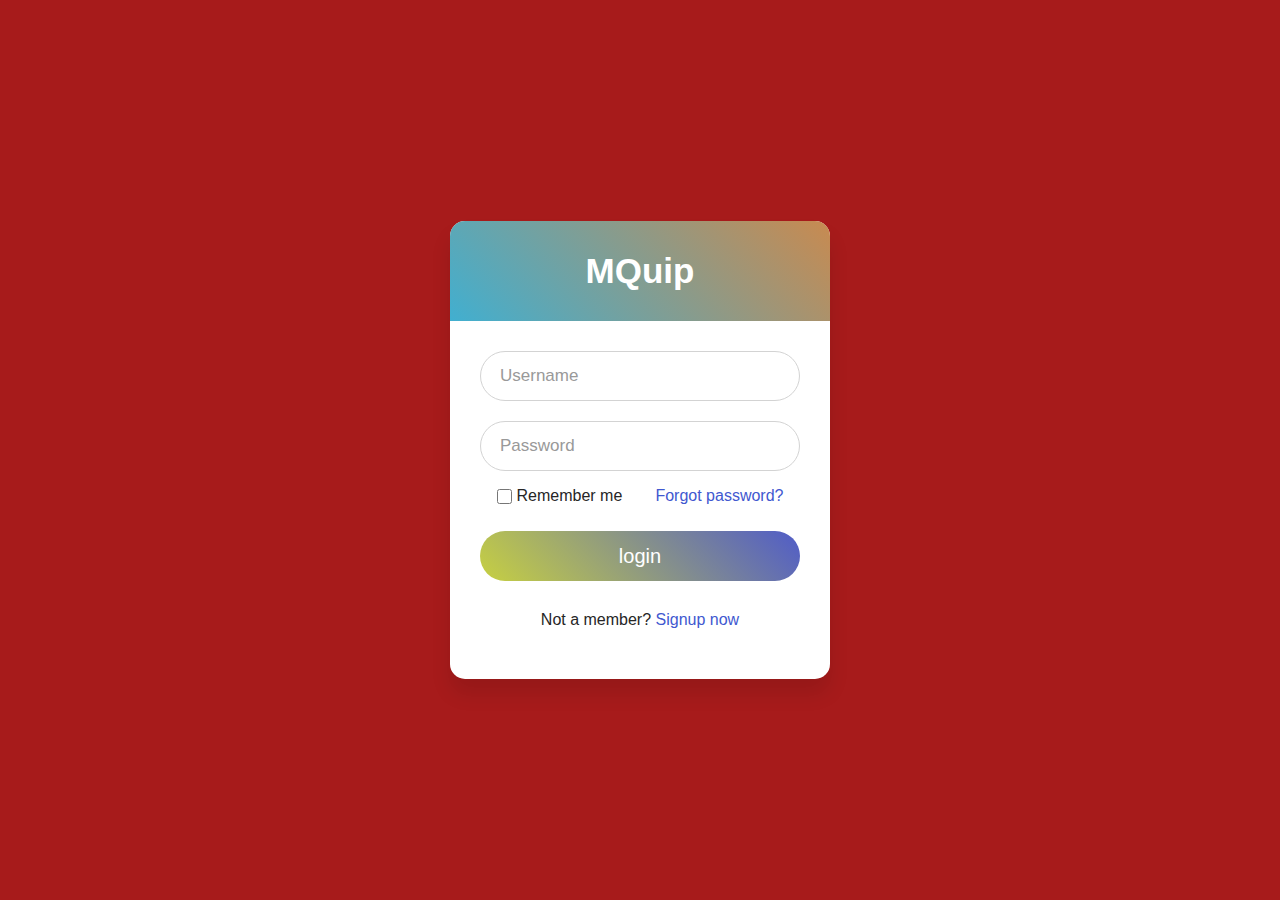
<file: index.html>
<!DOCTYPE html>

<html lang="en" dir="ltr">
  <head>
    <meta charset="utf-8">
   
    <link rel="stylesheet" href="style.css">
    <title>MQuip</title>
    <script src="username.js"></script>
  </head>
  <body>
    <div class="wrapper">
      <div class="title">MQuip</div>
      <form action="#">
        <div class="field">
          <input type="text" required id="user">
          <label>Username</label>
        </div>
        <div class="field">
          <input type="text" required id="pass">
          <label>Password</label>
        </div>
        <div class="content">
          <div class="checkbox">
            <input type="checkbox" id="remember-me">
            <label for="remember-me">Remember me</label>
          </div>
          <div class="pass-link"><a href="#">Forgot password?</a></div>
        </div>

        <div class="field">
          <input type="submit" class="btn btn-outline-success btn-lg shadow" value="login" onClick="validate()"></input>
        </div>
        <div class="signup-link">Not a member? <a href="#">Signup now</a></div>
      </form>
    </div>
  </body>
</html>
</file>
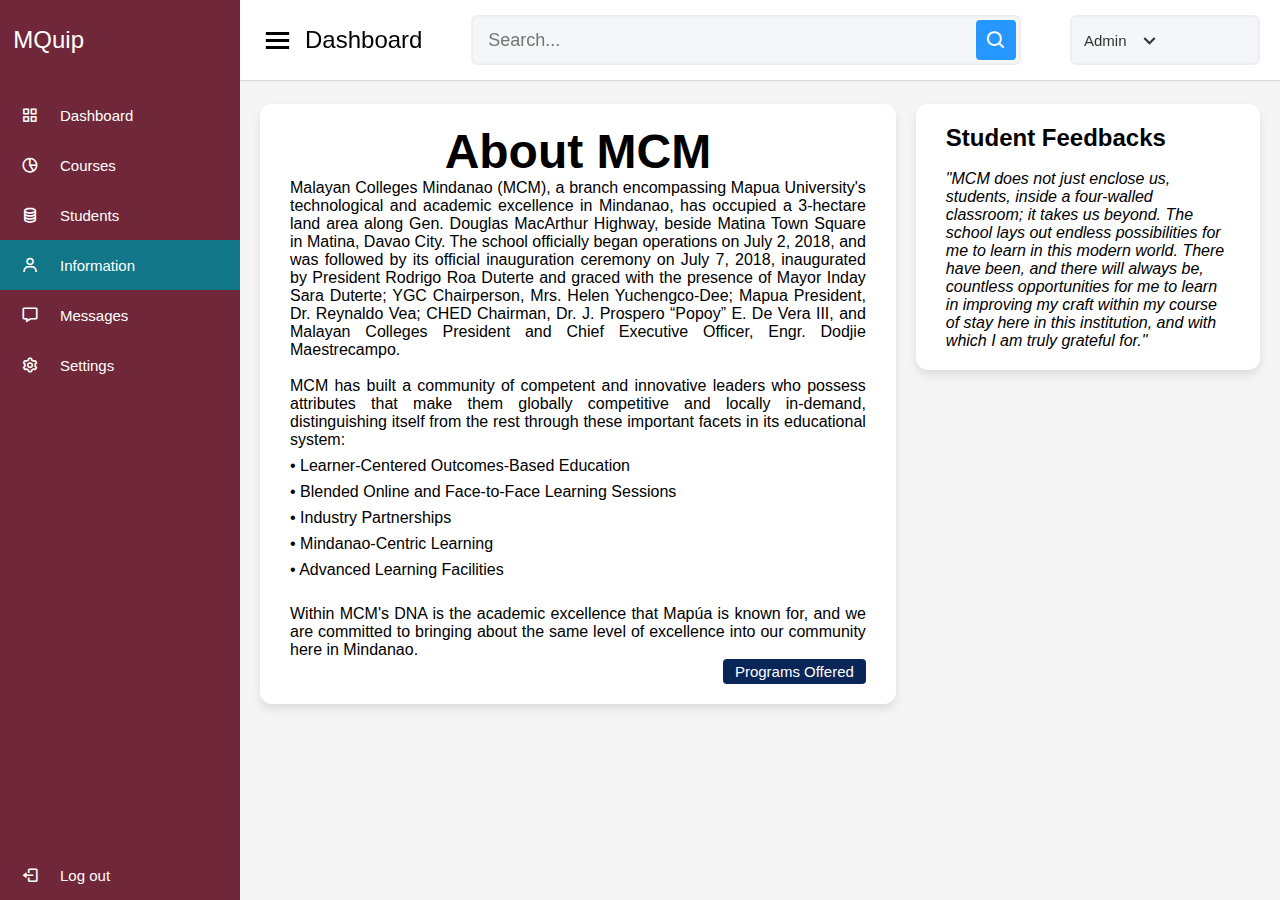
<file: Information.html>
<!DOCTYPE html>

<html lang="en" dir="ltr">
  <head>
    <meta charset="UTF-8">
    <link rel="stylesheet" href="otherstyle.css">
    
    <link href='https://unpkg.com/boxicons@2.0.7/css/boxicons.min.css' rel='stylesheet'>
     <meta name="viewport" content="width=device-width, initial-scale=1.0">
     <title>MQuip</title>
   </head>
<body>
  <div class="sidebar">
    <div class="logo-details">
      <span class="logo_name">&nbsp;&nbsp;MQuip</span>
    </div>
      <ul class="nav-links">
        <li>
          <a href="#">
            <i class='bx bx-grid-alt' ></i>
            <span class="links_name">Dashboard</span>
          </a>
        </li>
        <li>
          <a href="#">
            <i class='bx bx-pie-chart-alt-2' ></i>
            <span class="links_name">Courses</span>
          </a>
        </li>
        <li>
          <a href="#">
            <i class='bx bx-coin-stack' ></i>
            <span class="links_name">Students</span>
          </a>
        </li>
        <li>
          <a href="information.html" class="active">
            <i class='bx bx-user' ></i>
            <span class="links_name">Information</span>
          </a>
        </li>
        <li>
          <a href="#">
            <i class='bx bx-message' ></i>
            <span class="links_name">Messages</span>
          </a>
        </li>
        <li>
          <a href="#">
            <i class='bx bx-cog' ></i>
            <span class="links_name">Settings</span>
          </a>
        </li>
        <li class="log_out">
          <a href="main.html">
            <i class='bx bx-log-out'></i>
            <span class="links_name">Log out</span>
          </a>
        </li>
      </ul>
  </div>
  <section class="home-section">
    <nav>
      <div class="sidebar-button">
        <i class='bx bx-menu sidebarBtn'></i>
        <span class="dashboard">Dashboard</span>
      </div>
      <div class="search-box">
        <input type="text" placeholder="Search...">
        <i class='bx bx-search' ></i>
      </div>
      <div class="profile-details">
        <span class="admin_name">Admin</span>
        <i class='bx bx-chevron-down' ></i>
      </div>
    </nav>

    <div class="home-content">
      <div class="sales-boxes">
        <div class="recent-sales box">
          <div class="title"><h1>About MCM</h1></div>
          <div class="sales-details">
            <ul class="details">
                <p>Malayan Colleges Mindanao (MCM), a branch encompassing Mapua University's 
                technological and academic excellence in Mindanao, has occupied a 3-hectare 
                land area along Gen. Douglas MacArthur Highway, beside Matina Town Square in Matina, Davao City. 
                The school officially began operations on July 2, 2018, and was followed by its official inauguration
                ceremony on July 7, 2018, inaugurated by President Rodrigo Roa Duterte and graced with the presence 
                of Mayor Inday Sara Duterte; YGC Chairperson, Mrs. Helen Yuchengco-Dee; Mapua President, Dr. Reynaldo Vea;
                CHED Chairman, Dr. J. Prospero “Popoy” E. De Vera III, and Malayan Colleges President and Chief Executive
                Officer, Engr. Dodjie Maestrecampo.</p><br>
                <p>MCM has built a community of competent and innovative leaders who possess attributes that make 
                them globally competitive and locally in-demand, distinguishing itself from the rest through 
                these important facets in its educational system:</p>
                <ul>
                    <li>&bull; Learner-Centered Outcomes-Based Education</li>
                    <li>&bull; Blended Online and Face-to-Face Learning Sessions</li>
                    <li>&bull; Industry Partnerships</li>
                    <li>&bull; Mindanao-Centric Learning</li>
                    <li>&bull; Advanced Learning Facilities</li>
                </ul><br>
                <p>Within MCM's DNA is the academic excellence that Mapúa is known for, 
                and we are committed to bringing about the same level of excellence into our community here in Mindanao.</p>
          </ul>
          </div>
          <div class="button">
            <a href="programs.html">Programs Offered</a>
          </div>
        </div>
        <div class="top-saless box">
            <div class="title"><b>Student Feedbacks</b></div>
            <ul class="top-sales-details"><br>
                <p><i>"MCM does not just enclose us, students, inside a four-walled classroom; 
                    it takes us beyond. The school lays out endless possibilities for me to 
                    learn in this modern world. There have been, and there will always be, 
                    countless opportunities for me to learn in improving my craft within my course 
                    of stay here in this institution, and with which I am truly grateful for." </i></p>
            </ul>
          </div>
      </div>
    </div>
  </section>

  <script>
   let sidebar = document.querySelector(".sidebar");
  let sidebarBtn = document.querySelector(".sidebarBtn");
  sidebarBtn.onclick = function() {
  sidebar.classList.toggle("active");
  if(sidebar.classList.contains("active")){
  sidebarBtn.classList.replace("bx-menu" ,"bx-menu-alt-right");
  }else
  sidebarBtn.classList.replace("bx-menu-alt-right", "bx-menu");
  }
 </script>

</body>
</html>
</file>
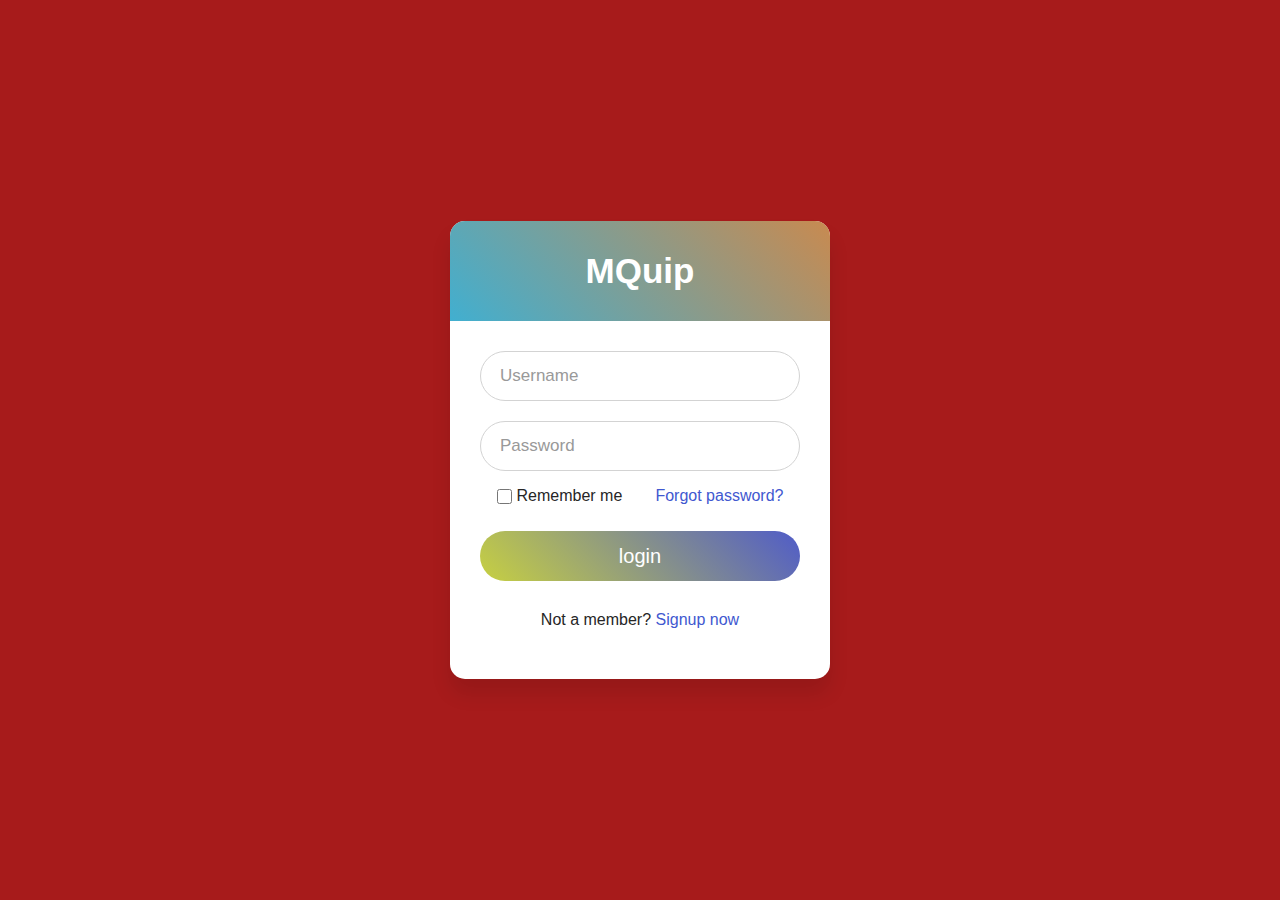
<file: main.html>
<!DOCTYPE html>

<html lang="en" dir="ltr">
  <head>
    <meta charset="utf-8">
   
    <link rel="stylesheet" href="style.css">
    <title>MQuip</title>
    <script src="username.js"></script>
  </head>
  <body>
    <div class="wrapper">
      <div class="title">MQuip</div>
      <form action="#">
        <div class="field">
          <input type="text" required id="user">
          <label>Username</label>
        </div>
        <div class="field">
          <input type="text" required id="pass">
          <label>Password</label>
        </div>
        <div class="content">
          <div class="checkbox">
            <input type="checkbox" id="remember-me">
            <label for="remember-me">Remember me</label>
          </div>
          <div class="pass-link"><a href="#">Forgot password?</a></div>
        </div>

        <div class="field">
          <input type="submit" class="btn btn-outline-success btn-lg shadow" value="login" onClick="validate()"></input>
        </div>
        <div class="signup-link">Not a member? <a href="#">Signup now</a></div>
      </form>
    </div>
  </body>
</html>
</file>
<file: style.css>
/* @import url('https://fonts.googleapis.com/css2?family=Poppins:wght@200;300;400;500;600;700&display=swap');*/
*{
  margin: 0;
  padding: 0;
  box-sizing: border-box;
  font-family: 'Poppins', sans-serif;
}
html,body{
  display: grid;
  height: 100%;
  width: 100%;
  place-items: center;
  background: #a71b1b;
  /* background: linear-gradient(-135deg, #c850c0, #4158d0); */
}
::selection{
  background: #cbdb37;
  color: #fff;
}
.wrapper{
  width: 380px;
  background: #fff;
  border-radius: 15px;
  box-shadow: 0px 15px 20px rgba(0,0,0,0.1);
}
.wrapper .title{
  font-size: 35px;
  font-weight: 600;
  text-align: center;
  line-height: 100px;
  color: #fff;
  user-select: none;
  border-radius: 15px 15px 0 0;
  background: linear-gradient(-135deg, #c88a50, #41afd0);
}
.wrapper form{
  padding: 10px 30px 50px 30px;
}
.wrapper form .field{
  height: 50px;
  width: 100%;
  margin-top: 20px;
  position: relative;
}
.wrapper form .field input{
  height: 100%;
  width: 100%;
  outline: none;
  font-size: 17px;
  padding-left: 20px;
  border: 1px solid lightgrey;
  border-radius: 25px;
  transition: all 0.3s ease;
}
.wrapper form .field input:focus,
form .field input:valid{
  border-color: #4158d0;
}
.wrapper form .field label{
  position: absolute;
  top: 50%;
  left: 20px;
  color: #999999;
  font-weight: 400;
  font-size: 17px;
  pointer-events: none;
  transform: translateY(-50%);
  transition: all 0.3s ease;
}
form .field input:focus ~ label,
form .field input:valid ~ label{
  top: 0%;
  font-size: 16px;
  color: #4158d0;
  background: #fff;
  transform: translateY(-50%);
}
form .content{
  display: flex;
  width: 100%;
  height: 50px;
  font-size: 16px;
  align-items: center;
  justify-content: space-around;
}
form .content .checkbox{
  display: flex;
  align-items: center;
  justify-content: center;
}
form .content input{
  width: 15px;
  height: 15px;
  background: red;
}
form .content label{
  color: #262626;
  user-select: none;
  padding-left: 5px;
}
form .content .pass-link{
  color: "";
}
form .field input[type="submit"]{
  color: #fff;
  border: none;
  padding-left: 0;
  margin-top: -10px;
  font-size: 20px;
  font-weight: 500;
  cursor: pointer;
  background: linear-gradient(-135deg, #505cc8, #c7d041);
  transition: all 0.3s ease;
}
form .field input[type="submit"]:active{
  transform: scale(0.95);
}
form .signup-link{
  color: #262626;
  margin-top: 20px;
  text-align: center;
}
form .pass-link a,
form .signup-link a{
  color: #4158d0;
  text-decoration: none;
}
form .pass-link a:hover,
form .signup-link a:hover{
  text-decoration: underline;
}
</file>
<file: otherstyle.css>
/* Googlefont Poppins CDN Link 
@import url('https://fonts.googleapis.com/css2?family=Poppins:wght@200;300;400;500;600;700&display=swap'); */
*{
  margin: 0;
  padding: 0;
  box-sizing: border-box;
  font-family: 'Poppins', sans-serif;
}
.sidebar{
  position: fixed;
  height: 100%;
  width: 240px;
  background: #702739;
  transition: all 0.5s ease;
}
.sidebar.active{
  width: 60px;
}
.sidebar .logo-details{
  height: 80px;
  display: flex;
  align-items: center;
}
.sidebar .logo-details i{
  font-size: 28px;
  font-weight: 500;
  color: #fff;
  min-width: 60px;
  text-align: center
}
.sidebar .logo-details .logo_name{
  color: #fff;
  font-size: 24px;
  font-weight: 500;
}
.sidebar .nav-links{
  margin-top: 10px;
}
.sidebar .nav-links li{
  position: relative;
  list-style: none;
  height: 50px;
}
.sidebar .nav-links li a{
  height: 100%;
  width: 100%;
  display: flex;
  align-items: center;
  text-decoration: none;
  transition: all 0.4s ease;
}
.sidebar .nav-links li a.active{
  background: #107688;
}
.sidebar .nav-links li a:hover{
  background: #83540fad;
}
.sidebar .nav-links li i{
  min-width: 60px;
  text-align: center;
  font-size: 18px;
  color: #fff;
}
.sidebar .nav-links li a .links_name{
  color: #fff;
  font-size: 15px;
  font-weight: 400;
  white-space: nowrap;
}
.sidebar .nav-links .log_out{
  position: absolute;
  bottom: 0;
  width: 100%;
}
.home-section{
  position: relative;
  background: #f5f5f5;
  min-height: 100vh;
  width: calc(100% - 240px);
  left: 240px;
  transition: all 0.5s ease;
}
.sidebar.active ~ .home-section{
  width: calc(100% - 60px);
  left: 60px;
}
.home-section nav{
  display: flex;
  justify-content: space-between;
  height: 80px;
  background: #fff;
  display: flex;
  align-items: center;
  position: fixed;
  width: calc(100% - 240px);
  left: 240px;
  z-index: 100;
  padding: 0 20px;
  box-shadow: 0 1px 1px rgba(0, 0, 0, 0.1);
  transition: all 0.5s ease;
}
.sidebar.active ~ .home-section nav{
  left: 60px;
  width: calc(100% - 60px);
}
.home-section nav .sidebar-button{
  display: flex;
  align-items: center;
  font-size: 24px;
  font-weight: 500;
}
nav .sidebar-button i{
  font-size: 35px;
  margin-right: 10px;
}
.home-section nav .search-box{
  position: relative;
  height: 50px;
  max-width: 550px;
  width: 100%;
  margin: 0 20px;
}
nav .search-box input{
  height: 100%;
  width: 100%;
  outline: none;
  background: #F5F6FA;
  border: 2px solid #EFEEF1;
  border-radius: 6px;
  font-size: 18px;
  padding: 0 15px;
}
nav .search-box .bx-search{
  position: absolute;
  height: 40px;
  width: 40px;
  background: #2697FF;
  right: 5px;
  top: 50%;
  transform: translateY(-50%);
  border-radius: 4px;
  line-height: 40px;
  text-align: center;
  color: #fff;
  font-size: 22px;
  transition: all 0.4 ease;
}
.home-section nav .profile-details{
  display: flex;
  align-items: center;
  background: #F5F6FA;
  border: 2px solid #EFEEF1;
  border-radius: 6px;
  height: 50px;
  min-width: 190px;
  padding: 0 15px 0 2px;
}
nav .profile-details img{
  height: 40px;
  width: 40px;
  border-radius: 6px;
  object-fit: cover;
}
nav .profile-details .admin_name{
  font-size: 15px;
  font-weight: 500;
  color: #333;
  margin: 0 10px;
  white-space: nowrap;
}
nav .profile-details i{
  font-size: 25px;
  color: #333;
}
.home-section .home-content{
  position: relative;
  padding-top: 104px;
}
.home-content .overview-boxes{
  display: flex;
  align-items: center;
  justify-content: space-between;
  flex-wrap: wrap;
  padding: 0 20px;
  margin-bottom: 26px;
}
.overview-boxes .box{
  display: flex;
  align-items: center;
  justify-content: center;
  width: calc(100% / 4 - 15px);
  background: #fff;
  padding: 15px 14px;
  border-radius: 12px;
  box-shadow: 0 5px 10px rgba(0,0,0,0.1);
}
.overview-boxes .box-topic{
  font-size: 20px;
  font-weight: 500;
}
.home-content .box .number{
  display: inline-block;
  font-size: 35px;
  margin-top: -6px;
  font-weight: 500;
}
.home-content .box .indicator{
  display: flex;
  align-items: center;
}
.home-content .box .indicator i{
  height: 20px;
  width: 20px;
  background: #8FDACB;
  line-height: 20px;
  text-align: center;
  border-radius: 50%;
  color: #fff;
  font-size: 20px;
  margin-right: 5px;
}
.box .indicator i.down{
  background: #e87d88;
}
.home-content .box .indicator .text{
  font-size: 12px;
}
.home-content .box .cart{
  display: inline-block;
  font-size: 32px;
  height: 50px;
  width: 50px;
  background: #cce5ff;
  line-height: 50px;
  text-align: center;
  color: #66b0ff;
  border-radius: 12px;
  margin: -15px 0 0 6px;
}
.home-content .box .cart.two{
   color: #2BD47D;
   background: #C0F2D8;
 }
.home-content .box .cart.three{
   color: #ffc233;
   background: #ffe8b3;
 }
.home-content .box .cart.four{
   color: #e05260;
   background: #f7d4d7;
 }
.home-content .total-order{
  font-size: 20px;
  font-weight: 500;
}
.home-content .sales-boxes{
  display: flex;
  justify-content: space-between;
  /* padding: 0 20px; */
}

/* left box */
.home-content .sales-boxes .recent-sales{
  width: 65%;
  background: #fff;
  padding: 20px 30px;
  margin: 0 20px;
  border-radius: 12px;
  box-shadow: 0 5px 10px rgba(0, 0, 0, 0.1);
}
.home-content .sales-boxes .sales-details{
  display: flex;
  align-items: center;
  justify-content: space-between;
}
.sales-boxes .box .title{
  font-size: 24px;
  font-weight: 500;
  /* margin-bottom: 10px; */
}
.sales-boxes .sales-details li.topic{
  font-size: 20px;
  font-weight: 500;
}
.sales-boxes .sales-details li{
  list-style: none;
  margin: 8px 0;
}
.sales-boxes .sales-details li a{
  font-size: 18px;
  color: #333;
  font-size: 400;
  text-decoration: none;
  text-align: center;
}
.sales-boxes .sales-details p {
    text-align: justify;
    text-justify:auto;
}
.sales-boxes .box .button{
  width: 100%;
  display: flex;
  justify-content: flex-end;
}
.sales-boxes .box .button a{
  color: #fff;
  background: #0A2558;
  padding: 4px 12px;
  font-size: 15px;
  font-weight: 400;
  border-radius: 4px;
  text-decoration: none;
  transition: all 0.3s ease;
}
.sales-boxes .box .button a:hover{
  background:  #0d3073;
}

/* Right box */
.home-content .sales-boxes .top-sales{
  width: 35%;
  background: #fff;
  padding: 20px 30px;
  margin: 0 20px 0 0;
  border-radius: 12px;
  box-shadow: 0 5px 10px rgba(0, 0, 0, 0.1);
}
.top-saless {
    height: 30%;
    width: 35%;
    background: #fff;
    padding: 20px 30px;
    margin: 0 20px 0 0;
    border-radius: 12px;
    box-shadow: 0 5px 10px rgba(0, 0, 0, 0.1);
}

h1 {
    text-align: center;
}
.sales-boxes .top-sales li{
  display: flex;
  align-items: center;
  justify-content: space-between;
  margin: 10px 0;
}
.sales-boxes .top-sales li a img{
  height: 40px;
  width: 40px;
  object-fit: cover;
  border-radius: 12px;
  margin-right: 10px;
  background: #333;
}
.sales-boxes .top-sales li a{
  display: flex;
  align-items: center;
  text-decoration: none;
}
.sales-boxes .top-sales li .product,
.price{
  font-size: 17px;
  font-weight: 400;
  color: #333;
}
/* Responsive Media Query */
@media (max-width: 1240px) {
  .sidebar{
    width: 60px;
  }
  .sidebar.active{
    width: 220px;
  }
  .home-section{
    width: calc(100% - 60px);
    left: 60px;
  }
  .sidebar.active ~ .home-section{
    /* width: calc(100% - 220px); */
    overflow: hidden;
    left: 220px;
  }
  .home-section nav{
    width: calc(100% - 60px);
    left: 60px;
  }
  .sidebar.active ~ .home-section nav{
    width: calc(100% - 220px);
    left: 220px;
  }
}
@media (max-width: 1150px) {
  .home-content .sales-boxes{
    flex-direction: column;
  }
  .home-content .sales-boxes .box{
    width: 100%;
    overflow-x: scroll;
    margin-bottom: 30px;
  }
  .home-content .sales-boxes .top-sales{
    margin: 0;
  }
}
@media (max-width: 1000px) {
  .overview-boxes .box{
    width: calc(100% / 2 - 15px);
    margin-bottom: 15px;
  }
}
@media (max-width: 700px) {
  nav .sidebar-button .dashboard,
  nav .profile-details .admin_name,
  nav .profile-details i{
    display: none;
  }
  .home-section nav .profile-details{
    height: 50px;
    min-width: 40px;
  }
  .home-content .sales-boxes .sales-details{
    width: 560px;
  }
}
@media (max-width: 550px) {
  .overview-boxes .box{
    width: 100%;
    margin-bottom: 15px;
  }
  .sidebar.active ~ .home-section nav .profile-details{
    display: none;
  }
  
}
</file>
